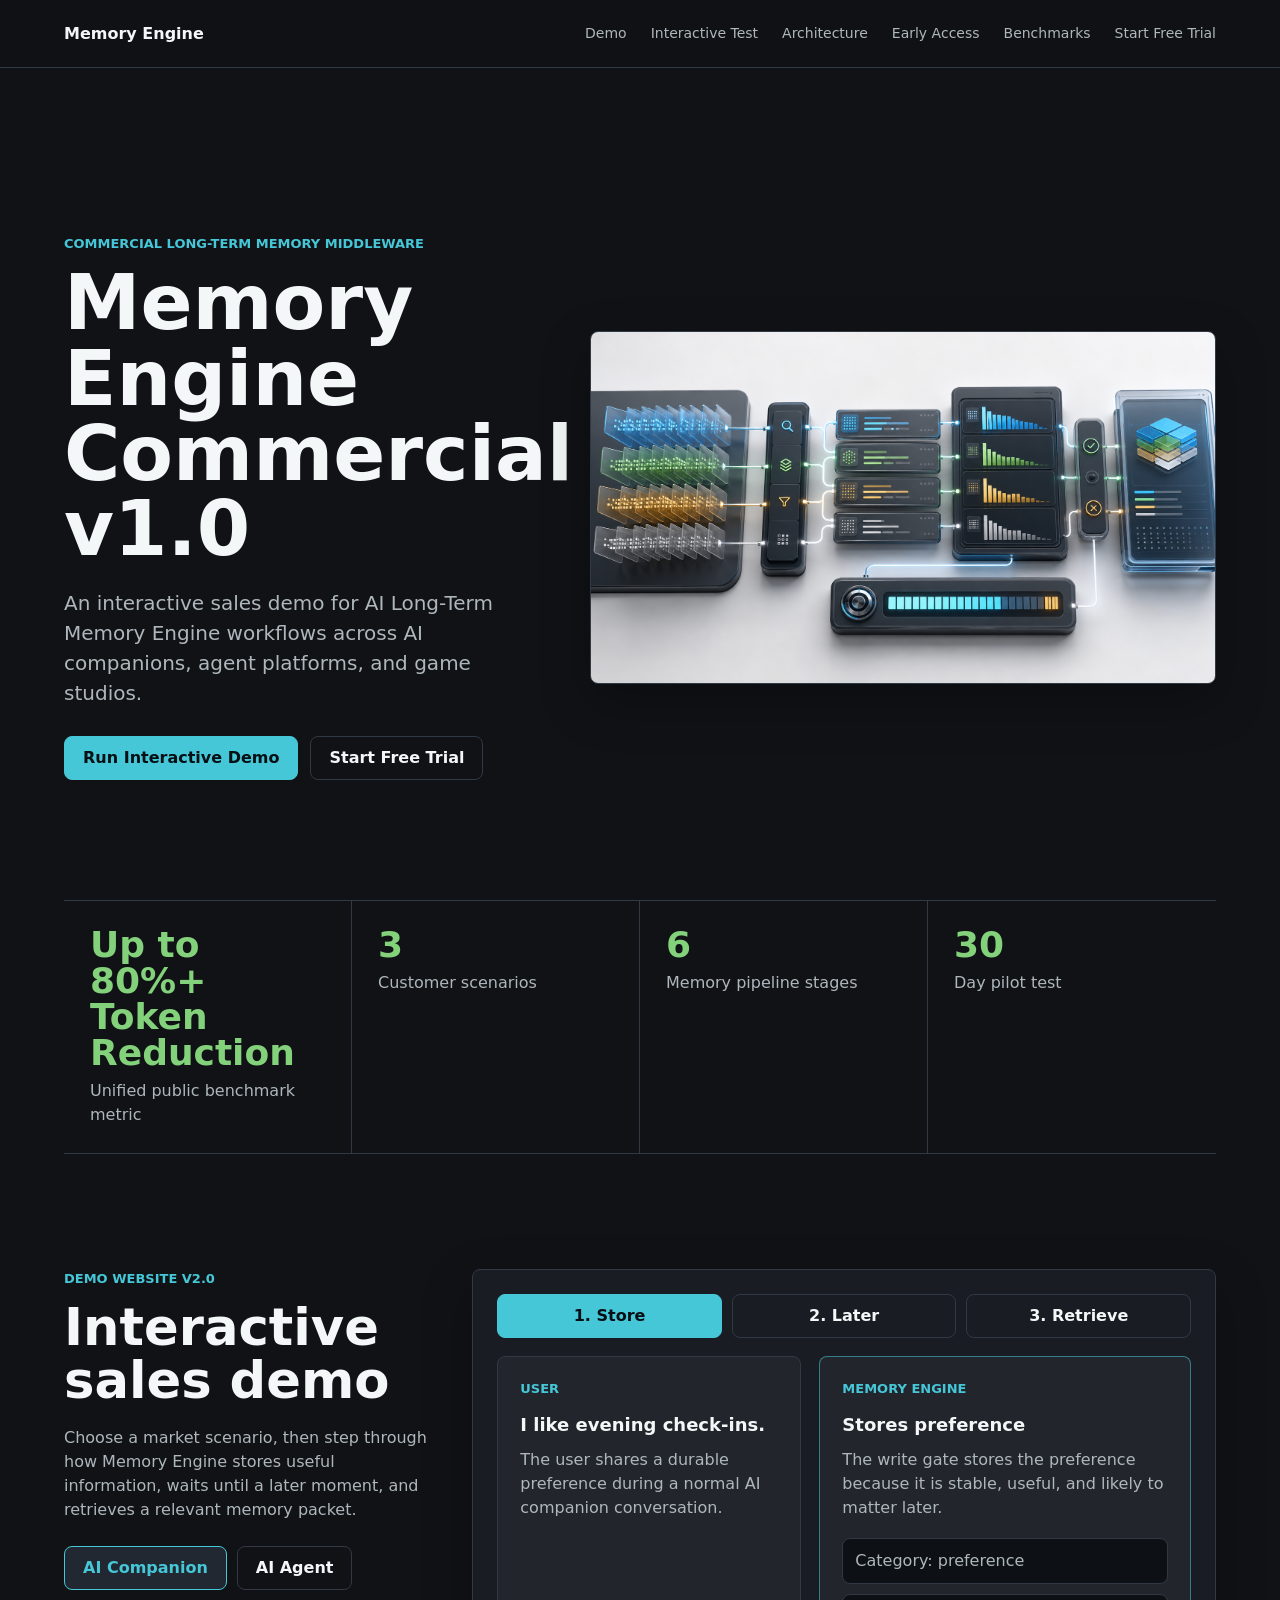
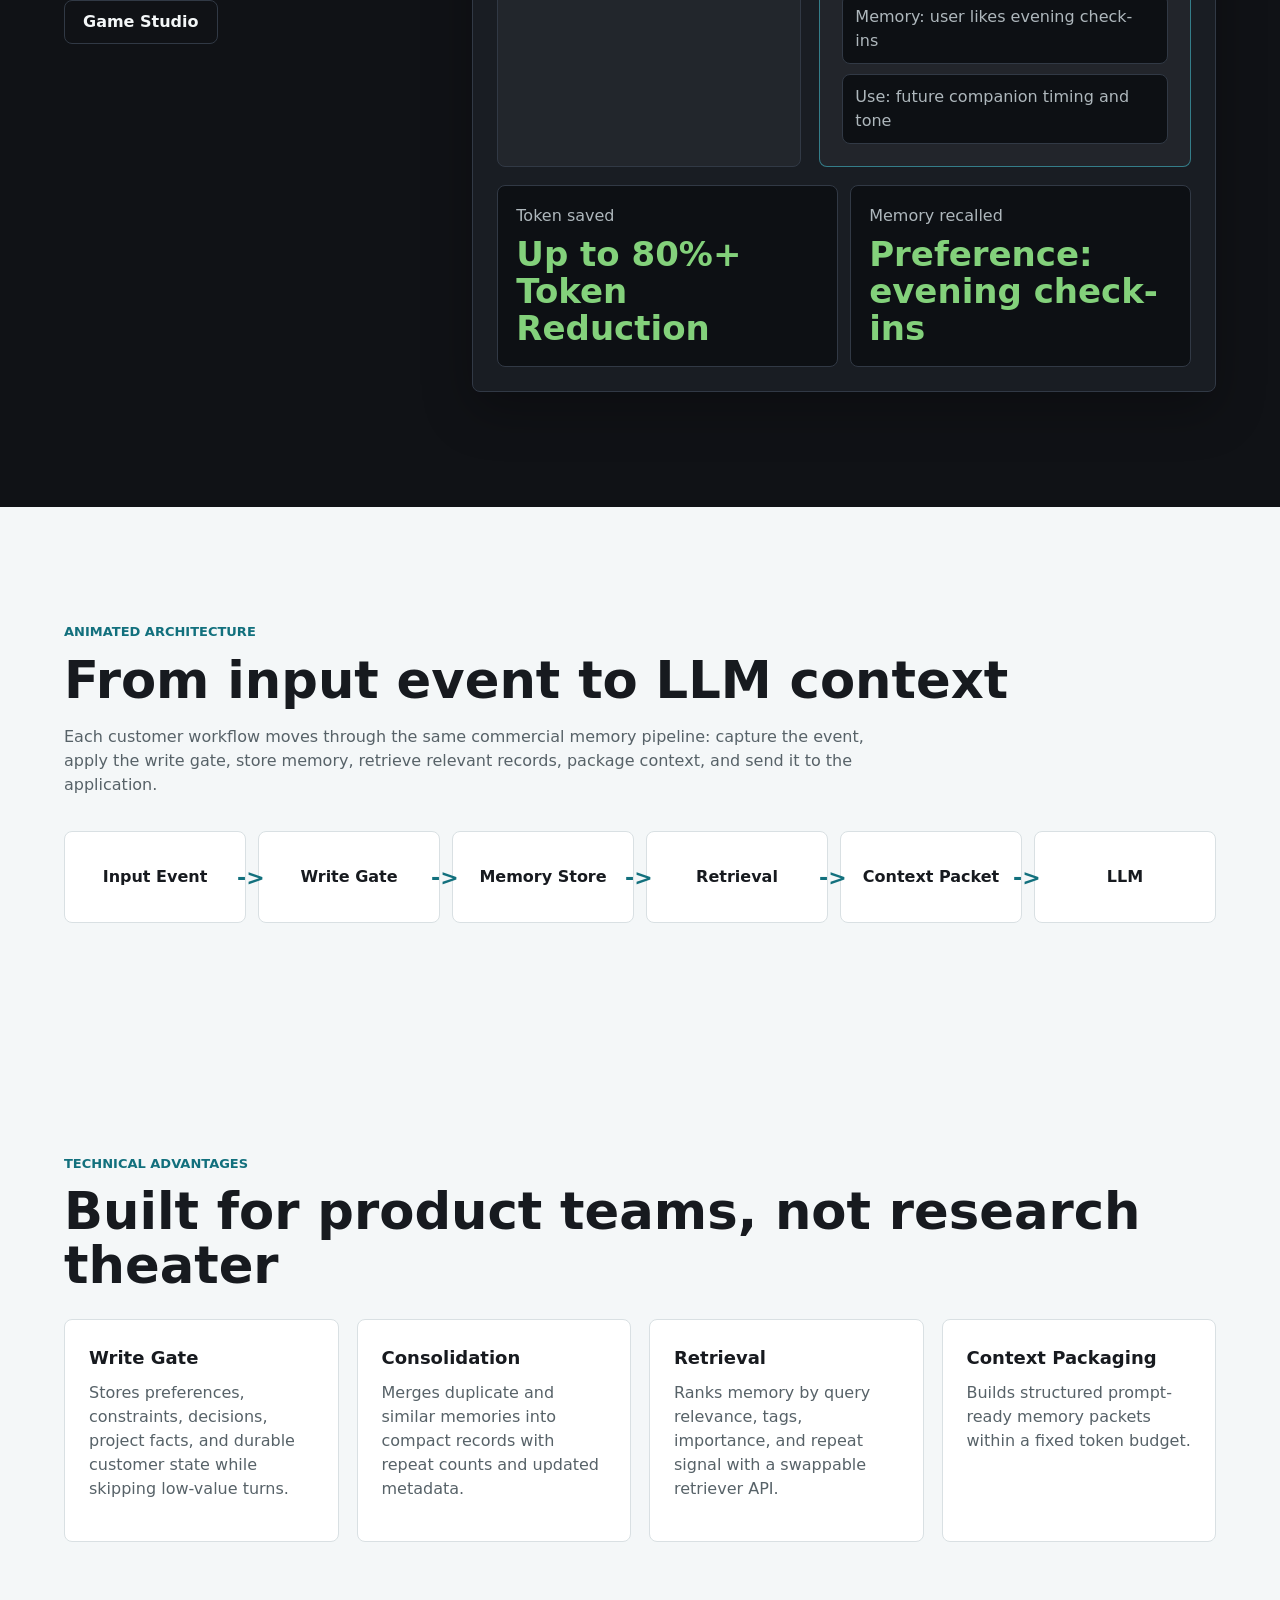
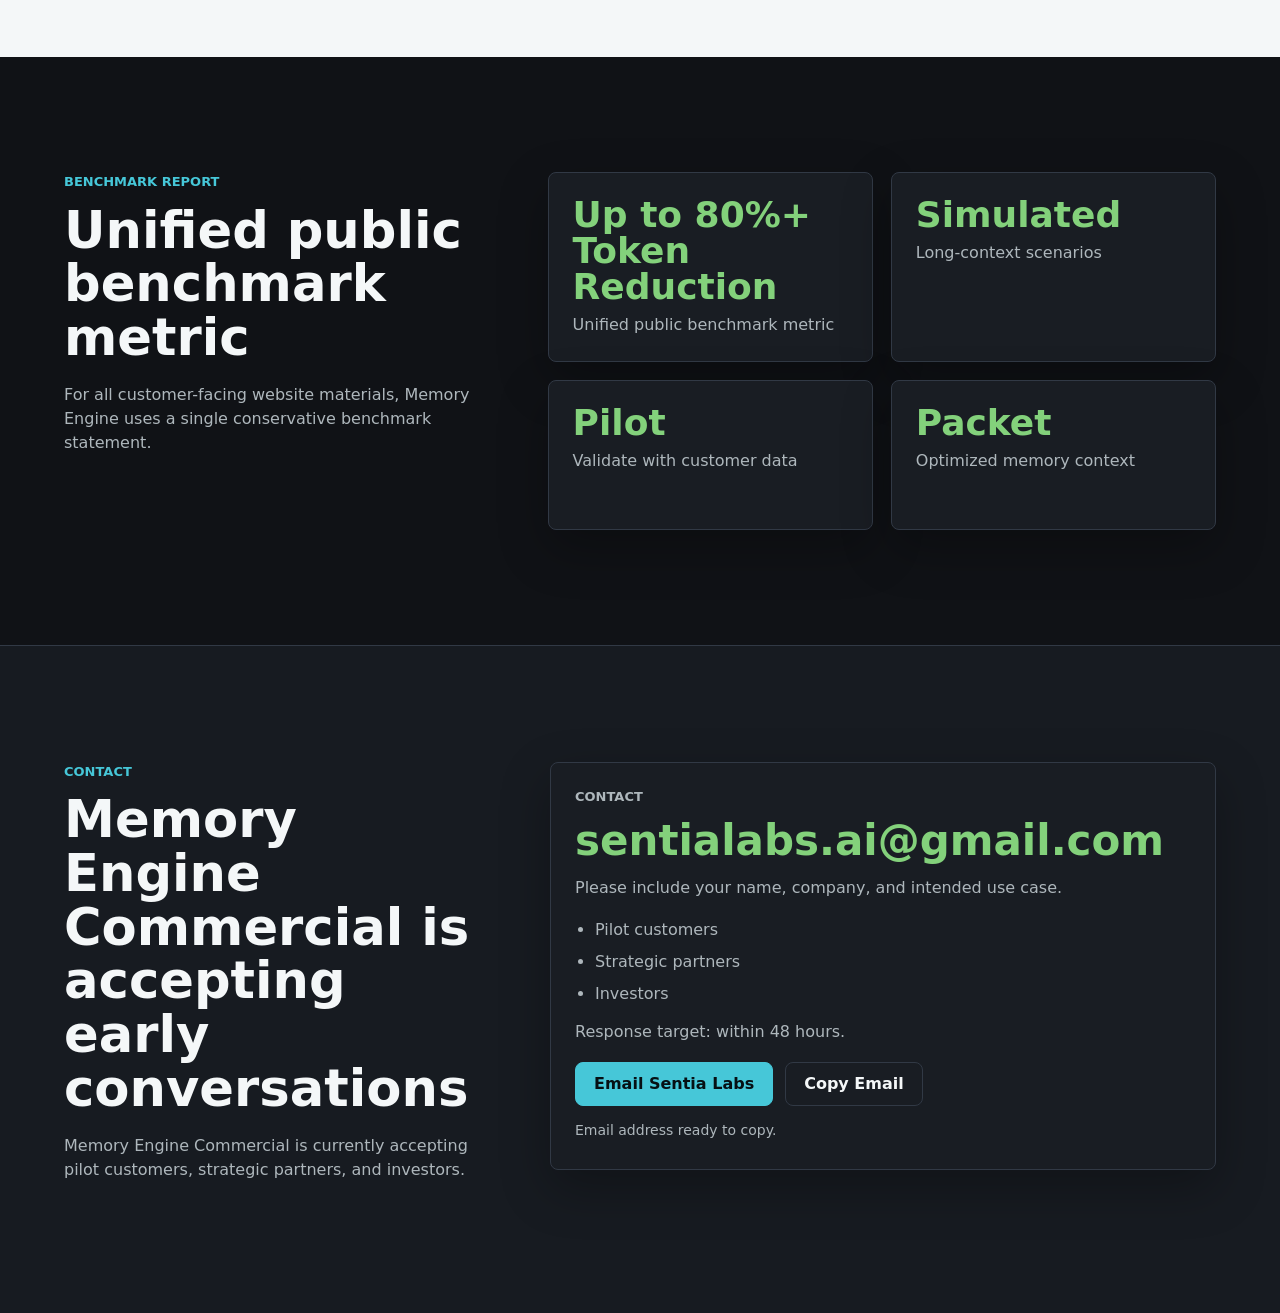
<file: index.html>
﻿<!doctype html>
<html lang="en">
  <head><meta charset="utf-8"><meta name="viewport" content="width=device-width, initial-scale=1"><title>Memory Engine Commercial v1.0</title><link rel="stylesheet" href="styles.css"></head>
  <body>
    <header class="topbar"><a class="brand" href="#top">Memory Engine</a><nav aria-label="Primary"><a href="#demo">Demo</a><a href="interactive-demo.html">Interactive Test</a><a href="#architecture">Architecture</a><a href="early-access.html">Early Access</a><a href="#benchmarks">Benchmarks</a><a href="#pilot">Start Free Trial</a></nav></header>
    <main id="top">
      <section class="hero"><div class="hero-copy"><p class="eyebrow">Commercial long-term memory middleware</p><h1>Memory Engine Commercial v1.0</h1><p class="lede">An interactive sales demo for AI Long-Term Memory Engine workflows across AI companions, agent platforms, and game studios.</p><div class="hero-actions"><a class="button primary" href="interactive-demo.html">Run Interactive Demo</a><a class="button secondary" href="#pilot">Start Free Trial</a></div></div><img class="hero-image" src="assets/memory-engine-hero.png" alt="Abstract enterprise data flow for AI memory middleware"></section>
      <section class="metrics" aria-label="Benchmark highlights"><div><span>Up to 80%+ Token Reduction</span><p>Unified public benchmark metric</p></div><div><span>3</span><p>Customer scenarios</p></div><div><span>6</span><p>Memory pipeline stages</p></div><div><span>30</span><p>Day pilot test</p></div></section>
      <section class="section workflow-section" id="demo"><div><p class="eyebrow">Demo Website v2.0</p><h2>Interactive sales demo</h2><p>Choose a market scenario, then step through how Memory Engine stores useful information, waits until a later moment, and retrieves a relevant memory packet.</p><div class="controls" role="tablist" aria-label="Demo scenario"><button class="tab active" data-scenario="companion" type="button">AI Companion</button><button class="tab" data-scenario="agent" type="button">AI Agent</button><button class="tab" data-scenario="game" type="button">Game Studio</button></div></div><div class="workflow-shell" aria-live="polite"><div class="workflow-actions" role="group" aria-label="Workflow steps"><button class="step-button active" data-step="store" type="button">1. Store</button><button class="step-button" data-step="later" type="button">2. Later</button><button class="step-button" data-step="retrieve" type="button">3. Retrieve</button></div><div class="workflow-grid"><article class="workflow-card user-card"><p class="eyebrow" id="workflow-user-label">User</p><h3 id="workflow-input-title">I like evening check-ins.</h3><p id="workflow-input-copy">The user shares a durable preference that should be available in future sessions.</p></article><article class="workflow-card engine-card"><p class="eyebrow">Memory Engine</p><h3 id="workflow-engine-title">Stores preference</h3><p id="workflow-engine-copy">The write gate stores the preference as a durable memory record.</p><ul id="workflow-memory-list"></ul></article></div><div class="workflow-results"><div><span>Token saved</span><strong id="workflow-token-saved">Up to 80%+ Token Reduction</strong></div><div><span>Memory recalled</span><strong id="workflow-memory-recalled">Preference: evening check-ins</strong></div></div></div></section>
      <section class="section architecture-showcase" id="architecture"><div><p class="eyebrow">Animated architecture</p><h2>From input event to LLM context</h2><p>Each customer workflow moves through the same commercial memory pipeline: capture the event, apply the write gate, store memory, retrieve relevant records, package context, and send it to the application.</p></div><div class="architecture-flow" aria-label="Memory Engine architecture flow"><div class="arch-node active">Input Event</div><div class="arch-link"></div><div class="arch-node">Write Gate</div><div class="arch-link"></div><div class="arch-node">Memory Store</div><div class="arch-link"></div><div class="arch-node">Retrieval</div><div class="arch-link"></div><div class="arch-node">Context Packet</div><div class="arch-link"></div><div class="arch-node">LLM</div></div></section>
      <section class="section advantages"><p class="eyebrow">Technical advantages</p><h2>Built for product teams, not research theater</h2><div class="advantage-grid"><article><h3>Write Gate</h3><p>Stores preferences, constraints, decisions, project facts, and durable customer state while skipping low-value turns.</p></article><article><h3>Consolidation</h3><p>Merges duplicate and similar memories into compact records with repeat counts and updated metadata.</p></article><article><h3>Retrieval</h3><p>Ranks memory by query relevance, tags, importance, and repeat signal with a swappable retriever API.</p></article><article><h3>Context Packaging</h3><p>Builds structured prompt-ready memory packets within a fixed token budget.</p></article></div></section>
      <section class="section benchmarks" id="benchmarks"><div><p class="eyebrow">Benchmark report</p><h2>Unified public benchmark metric</h2><p>For all customer-facing website materials, Memory Engine uses a single conservative benchmark statement.</p></div><div class="report-grid"><article><span>Up to 80%+ Token Reduction</span><p>Unified public benchmark metric</p></article><article><span>Simulated</span><p>Long-context scenarios</p></article><article><span>Pilot</span><p>Validate with customer data</p></article><article><span>Packet</span><p>Optimized memory context</p></article></div></section>
      <section class="section contact" id="pilot"><div><p class="eyebrow">Contact</p><h2>Memory Engine Commercial is accepting early conversations</h2><p>Memory Engine Commercial is currently accepting pilot customers, strategic partners, and investors.</p></div><div class="contact-card"><span>Contact</span><strong>sentialabs.ai@gmail.com</strong><p>Please include your name, company, and intended use case.</p><ul class="contact-list"><li>Pilot customers</li><li>Strategic partners</li><li>Investors</li></ul><p>Response target: within 48 hours.</p><div class="contact-actions"><a class="button primary" href="mailto:sentialabs.ai@gmail.com?subject=Memory%20Engine%20Commercial%20Inquiry">Email Sentia Labs</a><button class="button secondary copy-email-button" type="button" data-copy-email="sentialabs.ai@gmail.com">Copy Email</button></div><p class="form-note" data-copy-status>Email address ready to copy.</p></div></section>
    </main><script src="app.js"></script><script src="contact.js"></script>
  </body>
</html>
</file>
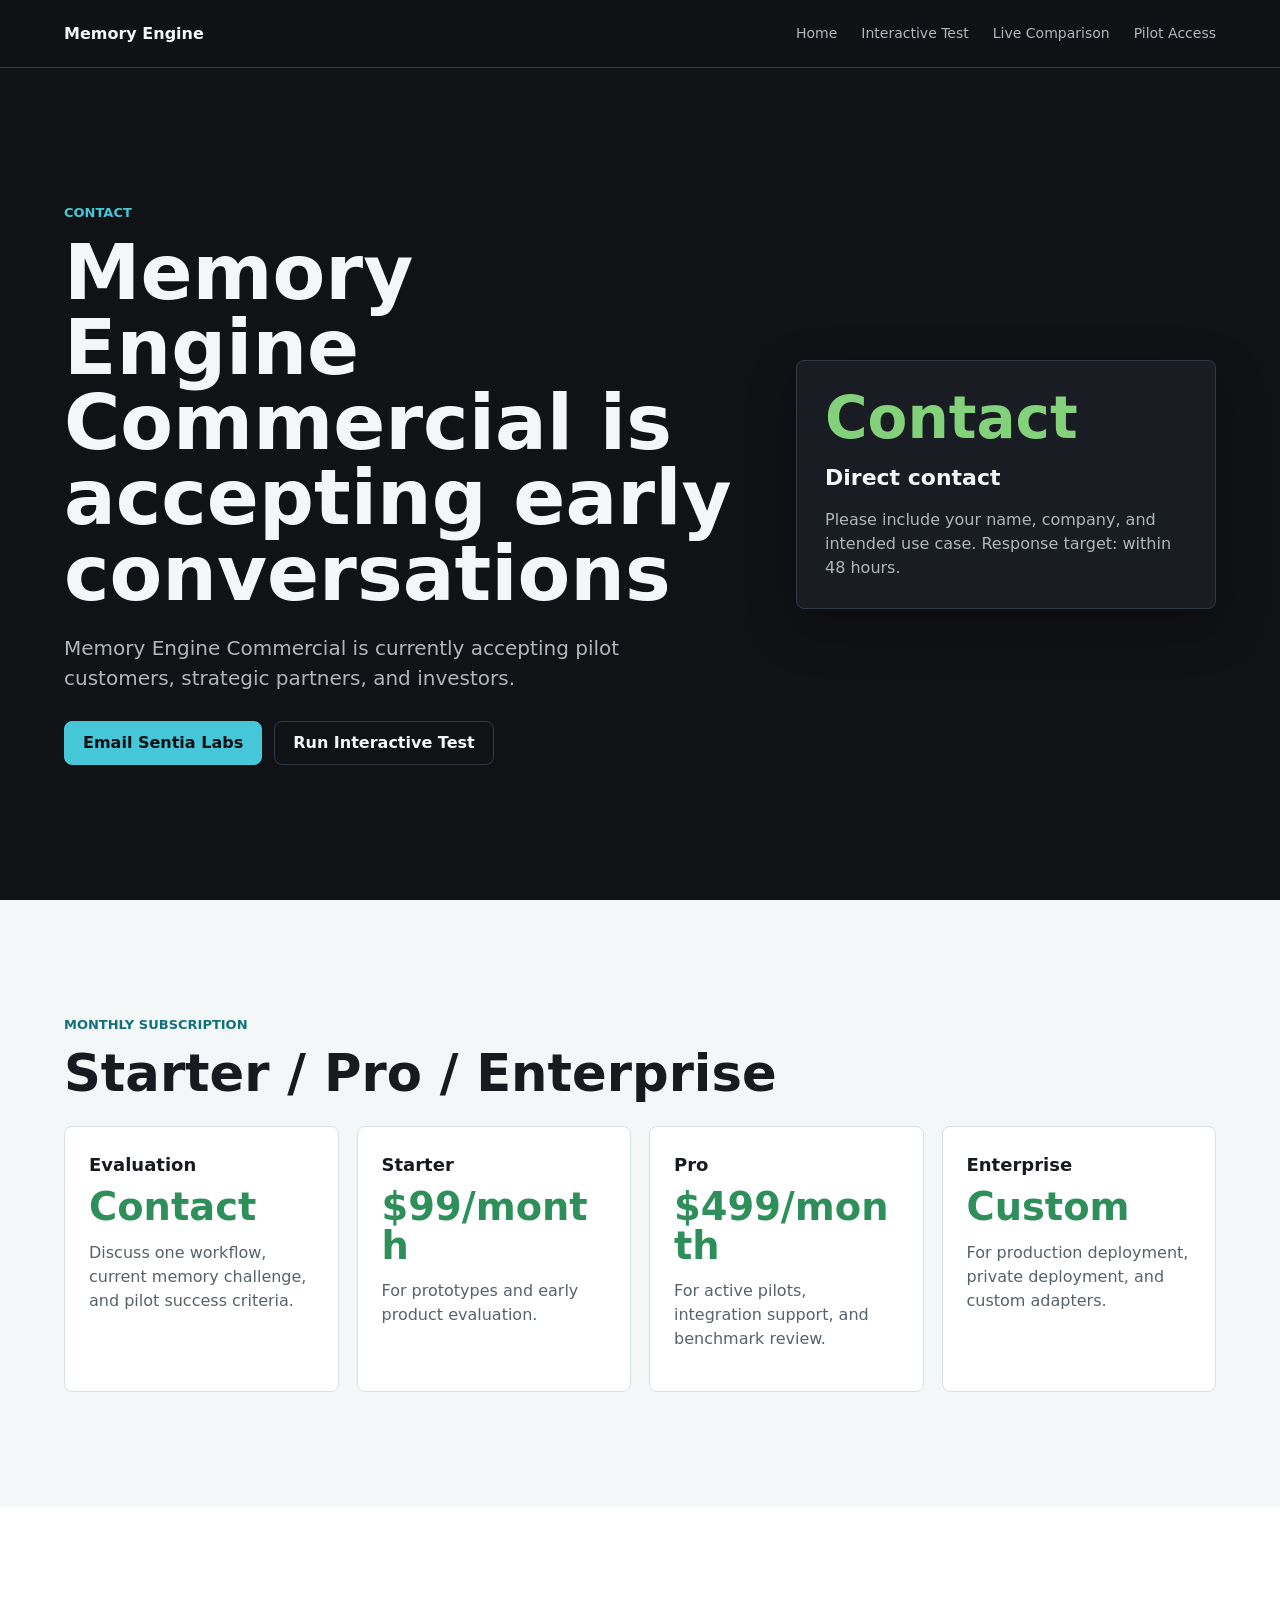
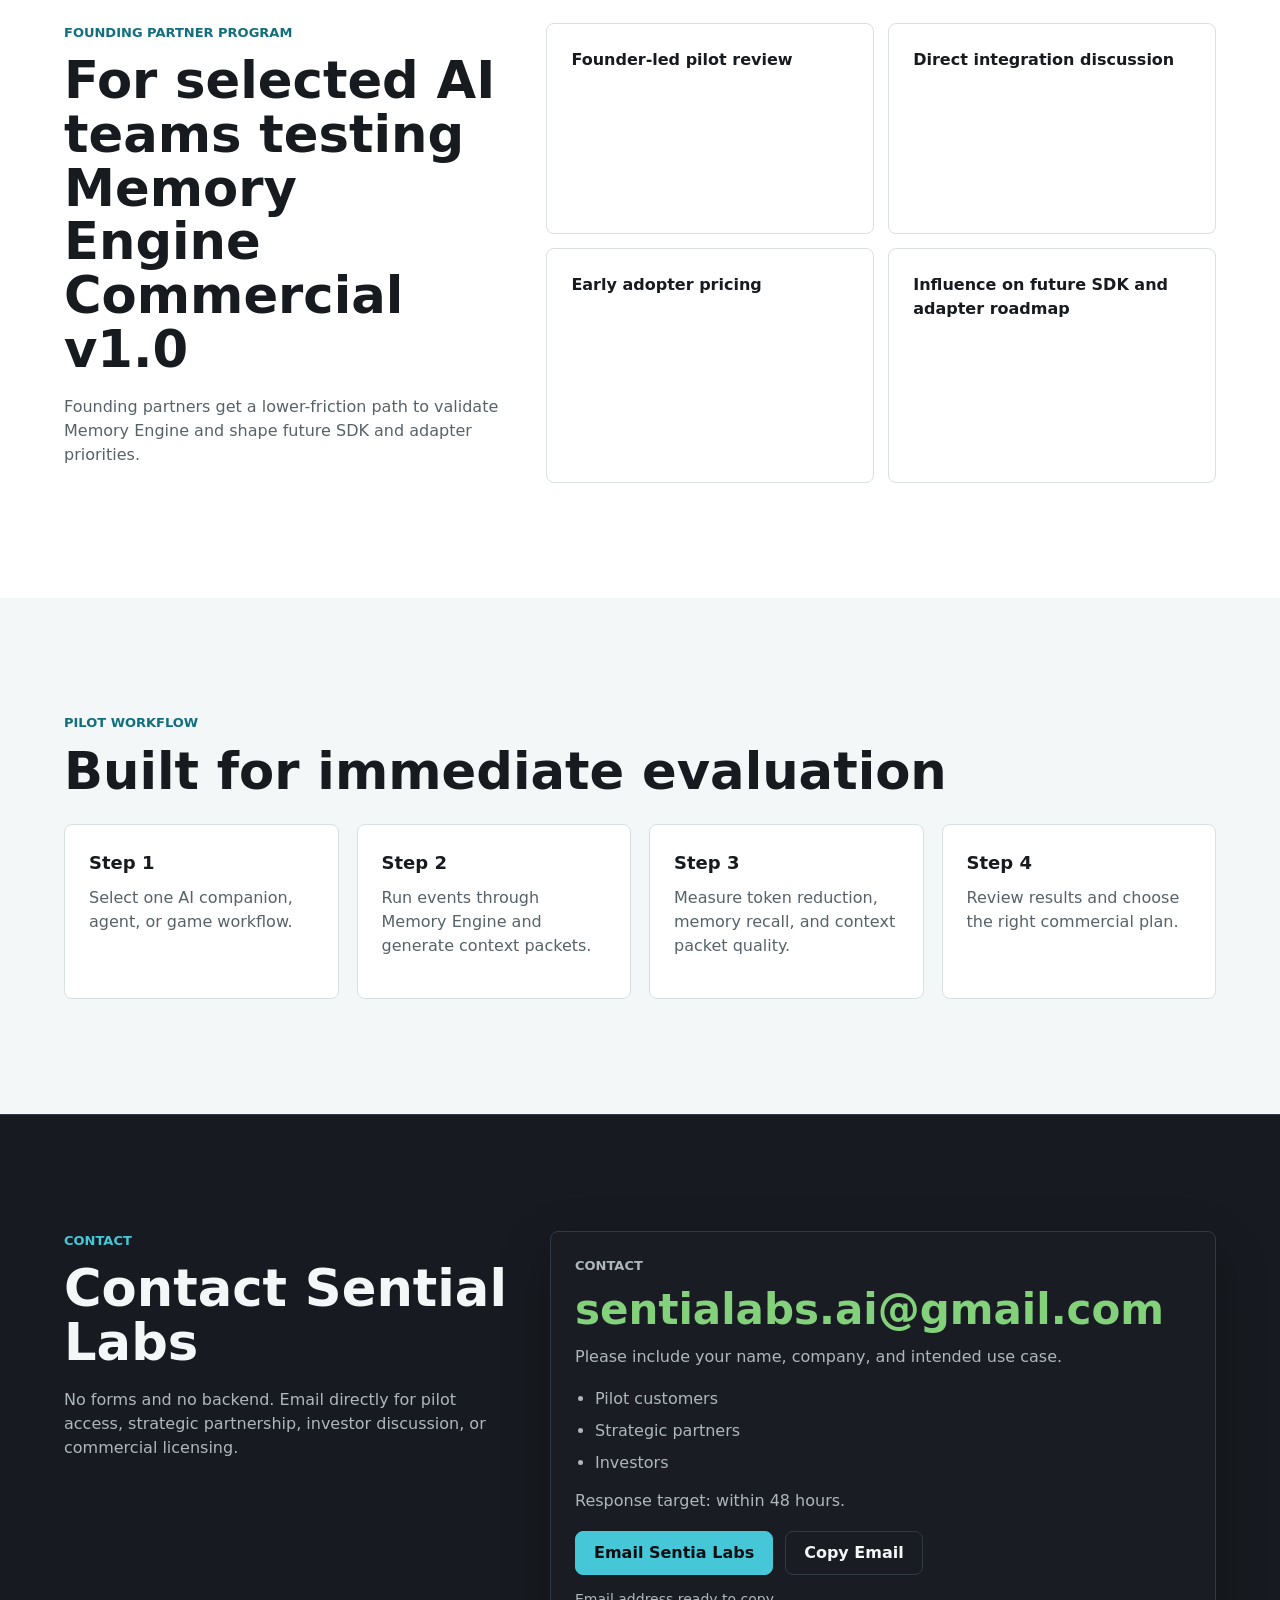
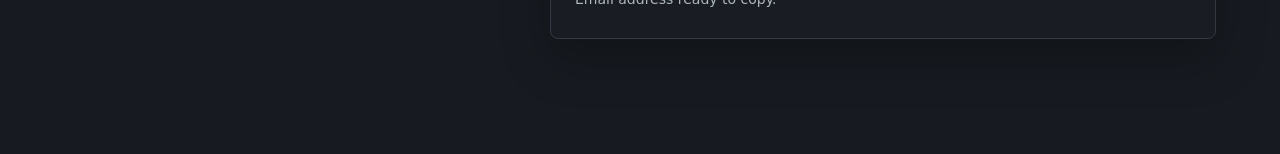
<file: early-access.html>
<!doctype html>
<html lang="en">
  <head>
    <meta charset="utf-8">
    <meta name="viewport" content="width=device-width, initial-scale=1">
    <title>Pilot Access | Memory Engine Commercial v1.0</title>
    <link rel="stylesheet" href="styles.css">
  </head>
  <body>
    <header class="topbar">
      <a class="brand" href="index.html">Memory Engine</a>
      <nav aria-label="Primary">
        <a href="index.html">Home</a>
        <a href="interactive-demo.html">Interactive Test</a>
        <a href="live.html">Live Comparison</a>
        <a href="early-access.html" aria-current="page">Pilot Access</a>
      </nav>
    </header>

    <main>
      <section class="early-hero">
        <div>
          <p class="eyebrow">Contact</p>
          <h1>Memory Engine Commercial is accepting early conversations</h1>
          <p class="lede">Memory Engine Commercial is currently accepting pilot customers, strategic partners, and investors.</p>
          <div class="hero-actions">
            <a class="button primary" href="mailto:sentialabs.ai@gmail.com?subject=Memory%20Engine%20Pilot%20Access">Email Sentia Labs</a>
            <a class="button secondary" href="interactive-demo.html">Run Interactive Test</a>
          </div>
        </div>
        <div class="pilot-card">
          <span>Contact</span>
          <strong>Direct contact</strong>
          <p>Please include your name, company, and intended use case. Response target: within 48 hours.</p>
        </div>
      </section>

      <section class="section pricing-section">
        <p class="eyebrow">Monthly subscription</p>
        <h2>Starter / Pro / Enterprise</h2>
        <div class="pricing-grid">
          <article>
            <h3>Evaluation</h3>
            <strong>Contact</strong>
            <p>Discuss one workflow, current memory challenge, and pilot success criteria.</p>
          </article>
          <article>
            <h3>Starter</h3>
            <strong>$99/month</strong>
            <p>For prototypes and early product evaluation.</p>
          </article>
          <article>
            <h3>Pro</h3>
            <strong>$499/month</strong>
            <p>For active pilots, integration support, and benchmark review.</p>
          </article>
          <article>
            <h3>Enterprise</h3>
            <strong>Custom</strong>
            <p>For production deployment, private deployment, and custom adapters.</p>
          </article>
        </div>
      </section>

      <section class="section founding-section">
        <div>
          <p class="eyebrow">Founding Partner Program</p>
          <h2>For selected AI teams testing Memory Engine Commercial v1.0</h2>
          <p>Founding partners get a lower-friction path to validate Memory Engine and shape future SDK and adapter priorities.</p>
        </div>
        <div class="founding-list">
          <article>Founder-led pilot review</article>
          <article>Direct integration discussion</article>
          <article>Early adopter pricing</article>
          <article>Influence on future SDK and adapter roadmap</article>
        </div>
      </section>

      <section class="section pilot-program">
        <p class="eyebrow">Pilot workflow</p>
        <h2>Built for immediate evaluation</h2>
        <div class="advantage-grid">
          <article>
            <h3>Step 1</h3>
            <p>Select one AI companion, agent, or game workflow.</p>
          </article>
          <article>
            <h3>Step 2</h3>
            <p>Run events through Memory Engine and generate context packets.</p>
          </article>
          <article>
            <h3>Step 3</h3>
            <p>Measure token reduction, memory recall, and context packet quality.</p>
          </article>
          <article>
            <h3>Step 4</h3>
            <p>Review results and choose the right commercial plan.</p>
          </article>
        </div>
      </section>

      <section class="section contact" id="signup">
        <div>
          <p class="eyebrow">Contact</p>
          <h2>Contact Sential Labs</h2>
          <p>No forms and no backend. Email directly for pilot access, strategic partnership, investor discussion, or commercial licensing.</p>
        </div>
        <div class="contact-card">
          <span>Contact</span>
          <strong>sentialabs.ai@gmail.com</strong>
          <p>Please include your name, company, and intended use case.</p>
          <ul class="contact-list">
            <li>Pilot customers</li>
            <li>Strategic partners</li>
            <li>Investors</li>
          </ul>
          <p>Response target: within 48 hours.</p>
          <div class="contact-actions">
            <a class="button primary" href="mailto:sentialabs.ai@gmail.com?subject=Memory%20Engine%20Commercial%20Inquiry">Email Sentia Labs</a>
            <button class="button secondary copy-email-button" type="button" data-copy-email="sentialabs.ai@gmail.com">Copy Email</button>
          </div>
          <p class="form-note" data-copy-status>Email address ready to copy.</p>
        </div>
      </section>
    </main>
    <script src="contact.js"></script>
  </body>
</html>
</file>
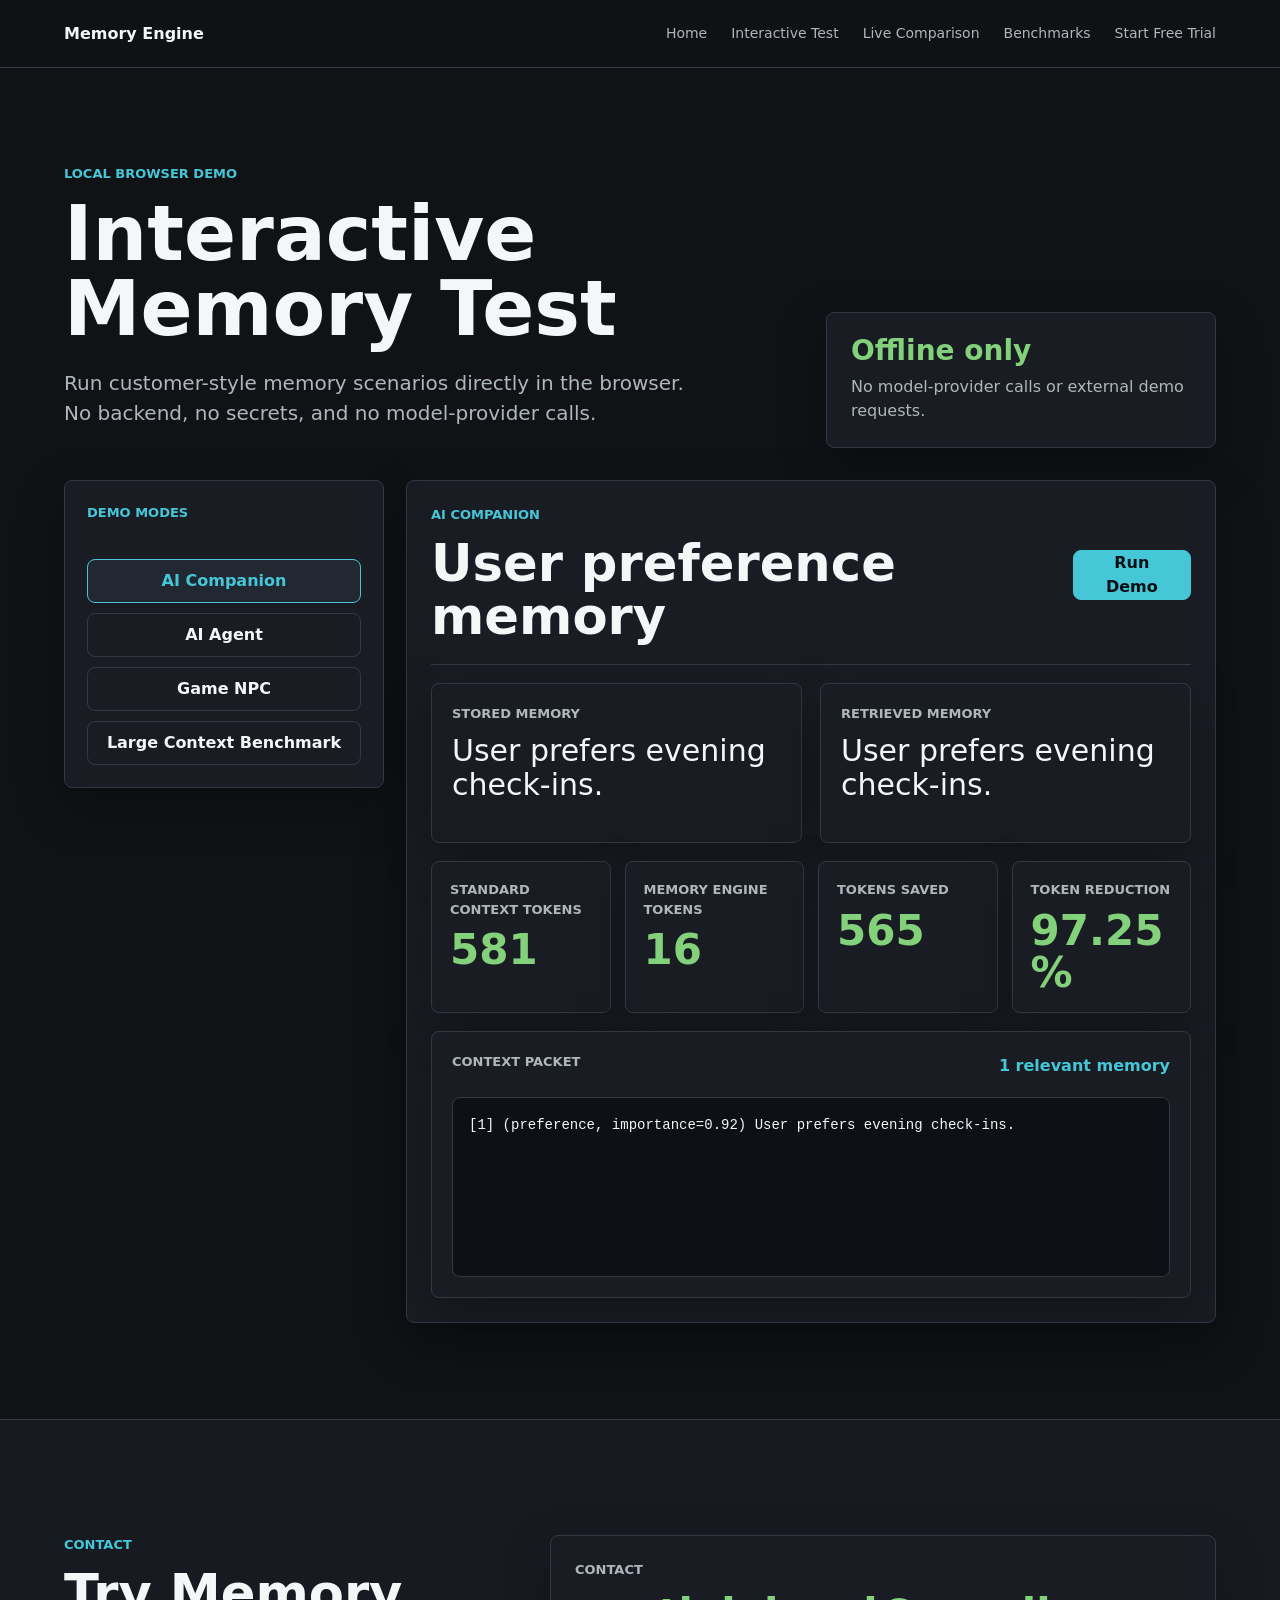
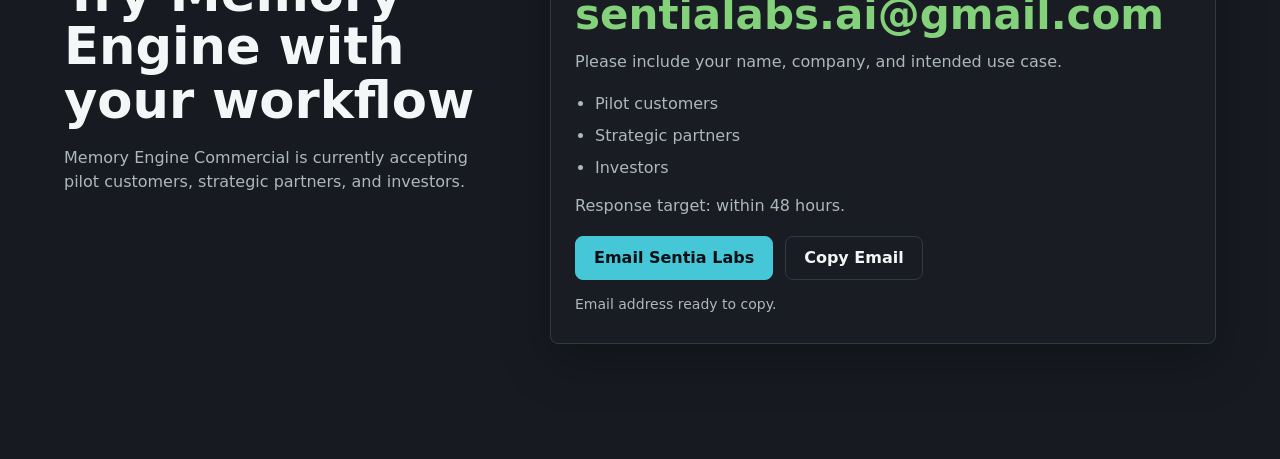
<file: interactive-demo.html>
<!doctype html>
<html lang="en">
  <head>
    <meta charset="utf-8">
    <meta name="viewport" content="width=device-width, initial-scale=1">
    <title>Interactive Test | Memory Engine Commercial v1.0</title>
    <link rel="stylesheet" href="styles.css">
    <link rel="stylesheet" href="interactive-demo.css">
  </head>
  <body>
    <header class="topbar">
      <a class="brand" href="index.html">Memory Engine</a>
      <nav aria-label="Primary">
        <a href="index.html">Home</a>
        <a href="interactive-demo.html" aria-current="page">Interactive Test</a>
        <a href="live.html">Live Comparison</a>
        <a href="index.html#benchmarks">Benchmarks</a>
        <a href="early-access.html">Start Free Trial</a>
      </nav>
    </header>

    <main>
      <section class="interactive-hero">
        <div>
          <p class="eyebrow">Local browser demo</p>
          <h1>Interactive Memory Test</h1>
          <p class="lede">Run customer-style memory scenarios directly in the browser. No backend, no secrets, and no model-provider calls.</p>
        </div>
        <div class="offline-panel" aria-label="Offline execution details">
          <strong>Offline only</strong>
          <span>No model-provider calls or external demo requests.</span>
        </div>
      </section>

      <section class="interactive-layout" aria-label="Interactive demo">
        <aside class="mode-panel">
          <p class="eyebrow">Demo modes</p>
          <div class="mode-list" role="tablist" aria-label="Memory demo mode">
            <button class="tab active" data-mode="companion" type="button">AI Companion</button>
            <button class="tab" data-mode="agent" type="button">AI Agent</button>
            <button class="tab" data-mode="game" type="button">Game NPC</button>
            <button class="tab" data-mode="benchmark" type="button">Large Context Benchmark</button>
          </div>

          <div class="benchmark-picker" id="benchmark-picker" hidden>
            <p class="eyebrow">Records stored</p>
            <div class="record-buttons" role="group" aria-label="Benchmark record count">
              <button class="step-button active" data-records="500" type="button">500</button>
              <button class="step-button" data-records="1000" type="button">1,000</button>
              <button class="step-button" data-records="5000" type="button">5,000</button>
            </div>
          </div>
        </aside>

        <section class="demo-results" aria-live="polite">
          <div class="result-header">
            <div>
              <p class="eyebrow" id="mode-eyebrow">AI Companion</p>
              <h2 id="mode-title">User preference memory</h2>
            </div>
            <button class="button primary" id="run-demo-button" type="button">Run Demo</button>
          </div>

          <div class="memory-grid">
            <article class="memory-card">
              <span>Stored memory</span>
              <p id="stored-memory">User prefers evening check-ins.</p>
            </article>
            <article class="memory-card">
              <span>Retrieved memory</span>
              <p id="retrieved-memory">User prefers evening check-ins.</p>
            </article>
          </div>

          <div class="token-grid">
            <article>
              <span>Standard Context Tokens</span>
              <strong id="standard-tokens">581</strong>
            </article>
            <article>
              <span>Memory Engine Tokens</span>
              <strong id="engine-tokens">16</strong>
            </article>
            <article>
              <span>Tokens Saved</span>
              <strong id="tokens-saved">565</strong>
            </article>
            <article>
              <span>Token Reduction</span>
              <strong id="reduction-percent">97.25%</strong>
            </article>
          </div>

          <article class="context-panel">
            <div>
              <span>Context packet</span>
              <strong id="relevant-count">1 relevant memory</strong>
            </div>
            <pre id="context-packet">[1] (preference, importance=0.92) User prefers evening check-ins.</pre>
          </article>
        </section>
      </section>

      <section class="section lead-section" id="trial-request">
        <div>
          <p class="eyebrow">Contact</p>
          <h2>Try Memory Engine with your workflow</h2>
          <p>Memory Engine Commercial is currently accepting pilot customers, strategic partners, and investors.</p>
        </div>
        <div class="contact-card">
          <span>Contact</span>
          <strong>sentialabs.ai@gmail.com</strong>
          <p>Please include your name, company, and intended use case.</p>
          <ul class="contact-list">
            <li>Pilot customers</li>
            <li>Strategic partners</li>
            <li>Investors</li>
          </ul>
          <p>Response target: within 48 hours.</p>
          <div class="contact-actions">
            <a class="button primary" href="mailto:sentialabs.ai@gmail.com?subject=Memory%20Engine%20Commercial%20Inquiry">Email Sentia Labs</a>
            <button class="button secondary copy-email-button" type="button" data-copy-email="sentialabs.ai@gmail.com">Copy Email</button>
          </div>
          <p class="form-note" data-copy-status>Email address ready to copy.</p>
        </div>
      </section>
    </main>

    <script src="interactive-demo.js"></script>
    <script src="contact.js"></script>
  </body>
</html>
</file>
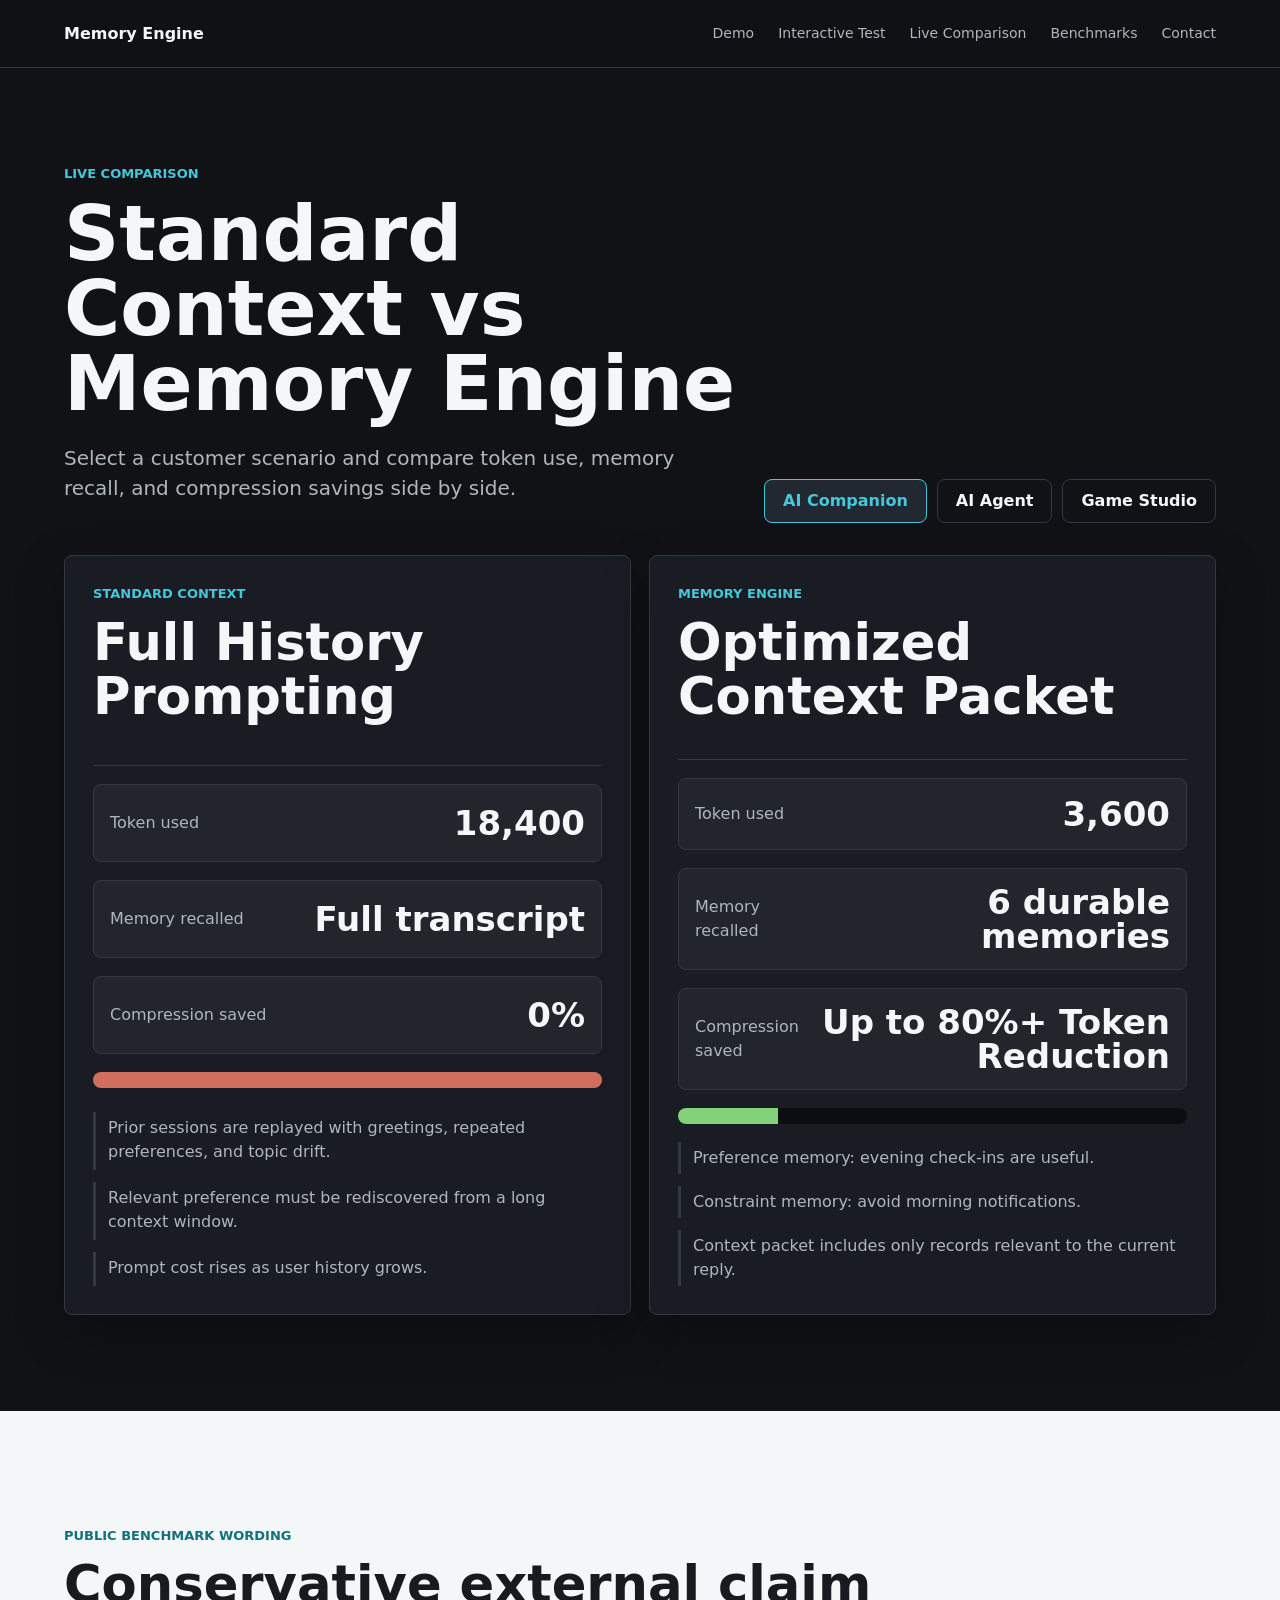
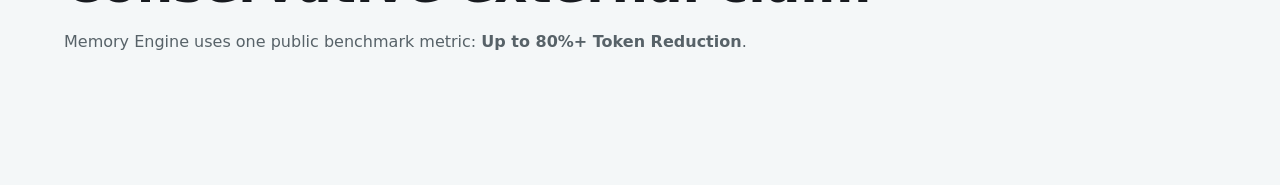
<file: live.html>
<!doctype html>
<html lang="en">
  <head>
    <meta charset="utf-8">
    <meta name="viewport" content="width=device-width, initial-scale=1">
    <title>Live Comparison | Memory Engine Commercial v1.0</title>
    <link rel="stylesheet" href="styles.css">
  </head>
  <body>
    <header class="topbar">
      <a class="brand" href="index.html">Memory Engine</a>
      <nav aria-label="Primary">
        <a href="index.html#demo">Demo</a>
        <a href="interactive-demo.html">Interactive Test</a>
        <a href="live.html" aria-current="page">Live Comparison</a>
        <a href="index.html#benchmarks">Benchmarks</a>
        <a href="index.html#contact">Contact</a>
      </nav>
    </header>

    <main>
      <section class="live-hero">
        <div>
          <p class="eyebrow">Live comparison</p>
          <h1>Standard Context vs Memory Engine</h1>
          <p class="lede">Select a customer scenario and compare token use, memory recall, and compression savings side by side.</p>
        </div>
        <div class="live-controls" role="tablist" aria-label="Live comparison scenario">
          <button class="tab active" data-live-scenario="companion" type="button">AI Companion</button>
          <button class="tab" data-live-scenario="agent" type="button">AI Agent</button>
          <button class="tab" data-live-scenario="game" type="button">Game Studio</button>
        </div>
      </section>

      <section class="live-board" aria-live="polite">
        <article class="live-column standard">
          <div class="column-header">
            <p class="eyebrow">Standard Context</p>
            <h2>Full History Prompting</h2>
          </div>
          <div class="live-stat">
            <span>Token used</span>
            <strong id="live-standard-tokens">18,400</strong>
          </div>
          <div class="live-stat">
            <span>Memory recalled</span>
            <strong id="live-standard-recalled">Unfiltered transcript</strong>
          </div>
          <div class="live-stat">
            <span>Compression saved</span>
            <strong id="live-standard-saved">0%</strong>
          </div>
          <div class="live-meter"><span id="live-standard-meter"></span></div>
          <ul id="live-standard-list"></ul>
        </article>

        <article class="live-column engine">
          <div class="column-header">
            <p class="eyebrow">Memory Engine</p>
            <h2>Optimized Context Packet</h2>
          </div>
          <div class="live-stat">
            <span>Token used</span>
            <strong id="live-engine-tokens">460</strong>
          </div>
          <div class="live-stat">
            <span>Memory recalled</span>
            <strong id="live-engine-recalled">6 records</strong>
          </div>
          <div class="live-stat">
            <span>Compression saved</span>
            <strong id="live-engine-saved">Up to 80%+ Token Reduction</strong>
          </div>
          <div class="live-meter"><span id="live-engine-meter"></span></div>
          <ul id="live-engine-list"></ul>
        </article>
      </section>

      <section class="section public-note">
        <p class="eyebrow">Public benchmark wording</p>
        <h2>Conservative external claim</h2>
        <p>Memory Engine uses one public benchmark metric: <strong>Up to 80%+ Token Reduction</strong>.</p>
      </section>
    </main>

    <script src="live.js"></script>
  </body>
</html>
</file>
<file: styles.css>
:root {
  color-scheme: dark;
  --bg: #101216;
  --surface: #191d23;
  --surface-2: #222832;
  --text: #f4f7f8;
  --muted: #aeb7bc;
  --line: #313945;
  --cyan: #46c7d8;
  --green: #83d17b;
  --amber: #d8a84a;
  --danger: #d16e5e;
  --shadow: 0 18px 50px rgba(0, 0, 0, 0.28);
}

* {
  box-sizing: border-box;
}

html {
  scroll-behavior: smooth;
}

body {
  margin: 0;
  background: var(--bg);
  color: var(--text);
  font-family: Inter, ui-sans-serif, system-ui, -apple-system, BlinkMacSystemFont, "Segoe UI", sans-serif;
  line-height: 1.5;
}

a {
  color: inherit;
  text-decoration: none;
}

.topbar {
  align-items: center;
  background: rgba(16, 18, 22, 0.9);
  border-bottom: 1px solid var(--line);
  display: flex;
  height: 68px;
  justify-content: space-between;
  padding: 0 clamp(20px, 5vw, 64px);
  position: sticky;
  top: 0;
  z-index: 10;
  backdrop-filter: blur(18px);
}

.brand {
  font-weight: 760;
}

nav {
  display: flex;
  flex-wrap: wrap;
  gap: 24px;
  justify-content: flex-end;
}

nav a {
  color: var(--muted);
  font-size: 14px;
}

.hero {
  display: grid;
  grid-template-columns: minmax(0, 0.85fr) minmax(360px, 1.15fr);
  gap: clamp(28px, 5vw, 72px);
  min-height: calc(100vh - 68px);
  padding: clamp(48px, 8vw, 104px) clamp(20px, 5vw, 64px) 56px;
  align-items: center;
}

.hero-copy {
  max-width: 650px;
}

.eyebrow {
  color: var(--cyan);
  font-size: 13px;
  font-weight: 760;
  letter-spacing: 0;
  margin: 0 0 12px;
  text-transform: uppercase;
}

h1,
h2,
h3,
p {
  margin-top: 0;
}

h1 {
  font-size: clamp(46px, 6vw, 84px);
  line-height: 0.98;
  margin-bottom: 22px;
}

h2 {
  font-size: clamp(30px, 4vw, 52px);
  line-height: 1.05;
  margin-bottom: 18px;
}

h3 {
  font-size: 18px;
  margin-bottom: 10px;
}

.lede {
  color: var(--muted);
  font-size: 20px;
  max-width: 620px;
}

.hero-actions {
  display: flex;
  flex-wrap: wrap;
  gap: 12px;
  margin-top: 28px;
}

.button,
form button,
.tab,
.step-button {
  align-items: center;
  border-radius: 8px;
  border: 1px solid var(--line);
  cursor: pointer;
  display: inline-flex;
  font: inherit;
  font-weight: 720;
  min-height: 44px;
  padding: 0 18px;
}

.primary,
form button {
  background: var(--cyan);
  border-color: var(--cyan);
  color: #061014;
}

.secondary,
.tab,
.step-button {
  background: transparent;
  color: var(--text);
}

.hero-image {
  border: 1px solid var(--line);
  border-radius: 8px;
  box-shadow: var(--shadow);
  display: block;
  height: auto;
  width: 100%;
}

.metrics {
  border-bottom: 1px solid var(--line);
  border-top: 1px solid var(--line);
  display: grid;
  grid-template-columns: repeat(4, 1fr);
  margin: 0 clamp(20px, 5vw, 64px);
}

.metrics div {
  border-right: 1px solid var(--line);
  padding: 26px;
}

.metrics div:last-child {
  border-right: 0;
}

.metrics span,
.report-grid span {
  color: var(--green);
  display: block;
  font-size: clamp(22px, 3vw, 36px);
  font-weight: 800;
  line-height: 1;
  overflow-wrap: anywhere;
}

.metrics p,
.report-grid p,
.bar-row span {
  color: var(--muted);
  margin: 8px 0 0;
}

.section {
  padding: clamp(64px, 9vw, 116px) clamp(20px, 5vw, 64px);
}

.split {
  display: grid;
  gap: 42px;
  grid-template-columns: minmax(280px, 0.7fr) minmax(0, 1.3fr);
}

.split > div:first-child p:not(.eyebrow),
.workflow-section > div:first-child p:not(.eyebrow),
.benchmarks > div:first-child p:not(.eyebrow),
.contact > div:first-child p:not(.eyebrow) {
  color: var(--muted);
  max-width: 640px;
}

.controls {
  display: flex;
  flex-wrap: wrap;
  gap: 10px;
  margin-top: 24px;
}

.tab.active {
  background: var(--surface-2);
  border-color: var(--cyan);
  color: var(--cyan);
}

.workflow-section {
  display: grid;
  gap: 42px;
  grid-template-columns: minmax(280px, 0.66fr) minmax(0, 1.34fr);
}

.workflow-shell {
  background: var(--surface);
  border: 1px solid var(--line);
  border-radius: 8px;
  box-shadow: var(--shadow);
  display: grid;
  gap: 18px;
  padding: 24px;
}

.workflow-actions {
  display: grid;
  gap: 10px;
  grid-template-columns: repeat(3, 1fr);
}

.step-button {
  justify-content: center;
  min-width: 0;
}

.step-button.active {
  background: var(--cyan);
  border-color: var(--cyan);
  color: #061014;
}

.workflow-grid {
  display: grid;
  gap: 18px;
  grid-template-columns: minmax(0, 0.9fr) minmax(0, 1.1fr);
}

.workflow-card {
  background: rgba(255, 255, 255, 0.04);
  border: 1px solid var(--line);
  border-radius: 8px;
  min-height: 260px;
  padding: 22px;
}

.workflow-card p:not(.eyebrow) {
  color: var(--muted);
}

.engine-card {
  border-color: rgba(70, 199, 216, 0.55);
}

.workflow-card ul {
  display: grid;
  gap: 10px;
  list-style: none;
  margin: 18px 0 0;
  padding: 0;
}

.workflow-card li {
  background: #0d1014;
  border: 1px solid var(--line);
  border-radius: 8px;
  color: var(--muted);
  padding: 10px 12px;
}

.workflow-results {
  display: grid;
  gap: 12px;
  grid-template-columns: repeat(2, minmax(0, 1fr));
}

.workflow-results div {
  background: #0d1014;
  border: 1px solid var(--line);
  border-radius: 8px;
  min-height: 96px;
  padding: 18px;
}

.workflow-results span {
  color: var(--muted);
  display: block;
  margin-bottom: 8px;
}

.workflow-results strong {
  color: var(--green);
  display: block;
  font-size: clamp(21px, 3vw, 34px);
  line-height: 1.1;
}

.architecture-showcase {
  background: #f4f7f8;
  color: #171a1f;
}

.architecture-showcase .eyebrow {
  color: #12707d;
}

.architecture-showcase p:not(.eyebrow) {
  color: #576268;
  max-width: 820px;
}

.architecture-flow {
  align-items: center;
  display: grid;
  gap: 12px;
  grid-template-columns: repeat(6, minmax(120px, 1fr));
  margin-top: 34px;
  overflow: hidden;
}

.arch-node {
  align-items: center;
  background: #ffffff;
  border: 1px solid #d9e0e3;
  border-radius: 8px;
  color: #171a1f;
  display: flex;
  font-weight: 760;
  justify-content: center;
  min-height: 92px;
  padding: 16px;
  position: relative;
}

.arch-node::after {
  animation: nodePulse 3.6s ease-in-out infinite;
  border: 2px solid rgba(18, 112, 125, 0.45);
  border-radius: 8px;
  content: "";
  inset: -1px;
  opacity: 0;
  position: absolute;
}

.arch-node:nth-of-type(3)::after {
  animation-delay: 0.6s;
}

.arch-node:nth-of-type(5)::after {
  animation-delay: 1.2s;
}

.arch-node:nth-of-type(7)::after {
  animation-delay: 1.8s;
}

.arch-node:nth-of-type(9)::after {
  animation-delay: 2.4s;
}

.arch-node:nth-of-type(11)::after {
  animation-delay: 3s;
}

.arch-link {
  display: none;
}

.architecture-flow {
  counter-reset: arch;
}

.arch-node + .arch-link + .arch-node::before {
  color: #12707d;
  content: "->";
  font-size: 22px;
  font-weight: 800;
  left: -22px;
  position: absolute;
}

@keyframes nodePulse {
  0%,
  68%,
  100% {
    opacity: 0;
    transform: scale(1);
  }
  18% {
    opacity: 1;
    transform: scale(1.04);
  }
}

.comparison {
  display: grid;
  gap: 18px;
  grid-template-columns: repeat(2, minmax(0, 1fr));
}

.panel,
.advantage-grid article,
.report-grid article {
  background: var(--surface);
  border: 1px solid var(--line);
  border-radius: 8px;
  box-shadow: var(--shadow);
}

.panel {
  min-height: 440px;
  padding: 24px;
}

.panel p {
  color: var(--muted);
}

.panel ul {
  display: grid;
  gap: 12px;
  list-style: none;
  margin: 22px 0 0;
  padding: 0;
}

.panel li {
  background: rgba(255, 255, 255, 0.04);
  border: 1px solid var(--line);
  border-radius: 8px;
  color: var(--muted);
  padding: 12px;
}

.bar-row {
  align-items: center;
  display: flex;
  justify-content: space-between;
  gap: 12px;
  margin-top: 24px;
}

.meter {
  background: #0b0d10;
  border-radius: 999px;
  height: 12px;
  margin-top: 10px;
  overflow: hidden;
}

.meter span {
  display: block;
  height: 100%;
  transition: width 220ms ease;
}

.standard .meter span {
  background: var(--danger);
}

.engine .meter span {
  background: var(--green);
}

.advantages {
  background: #f4f7f8;
  color: #171a1f;
}

.advantages .eyebrow {
  color: #12707d;
}

.advantage-grid {
  display: grid;
  gap: 18px;
  grid-template-columns: repeat(4, minmax(0, 1fr));
  margin-top: 26px;
}

.advantage-grid article {
  background: #ffffff;
  border-color: #d9e0e3;
  box-shadow: none;
  padding: 24px;
}

.advantage-grid p {
  color: #576268;
}

.benchmarks {
  display: grid;
  gap: 38px;
  grid-template-columns: minmax(280px, 0.8fr) minmax(0, 1.2fr);
}

.report-grid {
  display: grid;
  gap: 18px;
  grid-template-columns: repeat(2, minmax(0, 1fr));
}

.report-grid article {
  min-height: 150px;
  padding: 24px;
}

.report-grid span {
  overflow-wrap: anywhere;
}

.contact {
  align-items: start;
  background: #171b21;
  border-top: 1px solid var(--line);
  display: grid;
  gap: 42px;
  grid-template-columns: minmax(280px, 0.8fr) minmax(0, 1.2fr);
}

.live-hero {
  align-items: end;
  display: grid;
  gap: 28px;
  grid-template-columns: minmax(0, 1fr) auto;
  padding: clamp(56px, 8vw, 96px) clamp(20px, 5vw, 64px) 32px;
}

.live-controls {
  display: flex;
  flex-wrap: wrap;
  gap: 10px;
  justify-content: flex-end;
}

.live-board {
  display: grid;
  gap: 18px;
  grid-template-columns: repeat(2, minmax(0, 1fr));
  padding: 0 clamp(20px, 5vw, 64px) clamp(56px, 8vw, 96px);
}

.live-column {
  background: var(--surface);
  border: 1px solid var(--line);
  border-radius: 8px;
  box-shadow: var(--shadow);
  display: grid;
  gap: 18px;
  min-height: 620px;
  padding: 28px;
}

.column-header {
  border-bottom: 1px solid var(--line);
  padding-bottom: 18px;
}

.live-stat {
  align-items: center;
  background: rgba(255, 255, 255, 0.04);
  border: 1px solid var(--line);
  border-radius: 8px;
  display: flex;
  justify-content: space-between;
  gap: 16px;
  min-height: 72px;
  padding: 16px;
}

.live-stat span {
  color: var(--muted);
}

.live-stat strong {
  color: var(--text);
  font-size: clamp(20px, 3vw, 34px);
  line-height: 1;
  text-align: right;
}

.live-meter {
  background: #0b0d10;
  border-radius: 999px;
  height: 16px;
  overflow: hidden;
}

.live-meter span {
  display: block;
  height: 100%;
  transition: width 220ms ease;
}

.live-column.standard .live-meter span {
  background: var(--danger);
}

.live-column.engine .live-meter span {
  background: var(--green);
}

.live-column ul {
  display: grid;
  gap: 12px;
  list-style: none;
  margin: 0;
  padding: 0;
}

.live-column li {
  border-left: 3px solid var(--line);
  color: var(--muted);
  padding: 4px 0 4px 12px;
}

.public-note {
  background: #f4f7f8;
  color: #171a1f;
}

.public-note .eyebrow {
  color: #12707d;
}

.public-note p:not(.eyebrow) {
  color: #576268;
  max-width: 860px;
}

.early-hero {
  align-items: center;
  display: grid;
  gap: clamp(28px, 5vw, 72px);
  grid-template-columns: minmax(0, 1fr) minmax(280px, 420px);
  min-height: calc(100vh - 68px);
  padding: clamp(56px, 8vw, 104px) clamp(20px, 5vw, 64px);
}

.pilot-card {
  background: var(--surface);
  border: 1px solid var(--line);
  border-radius: 8px;
  box-shadow: var(--shadow);
  padding: 28px;
}

.pilot-card span {
  color: var(--green);
  display: block;
  font-size: clamp(34px, 5vw, 58px);
  font-weight: 800;
  line-height: 1;
  margin-bottom: 14px;
}

.pilot-card strong {
  display: block;
  font-size: 22px;
  margin-bottom: 14px;
}

.pilot-card p {
  color: var(--muted);
  margin-bottom: 0;
}

.pilot-program {
  background: #f4f7f8;
  color: #171a1f;
}

.pilot-program .eyebrow {
  color: #12707d;
}

.pricing-section {
  background: #f4f7f8;
  color: #171a1f;
}

.pricing-section .eyebrow,
.founding-section .eyebrow {
  color: #12707d;
}

.pricing-grid {
  display: grid;
  gap: 18px;
  grid-template-columns: repeat(4, minmax(0, 1fr));
  margin-top: 26px;
}

.pricing-grid article,
.founding-list article {
  background: #ffffff;
  border: 1px solid #d9e0e3;
  border-radius: 8px;
  padding: 24px;
}

.pricing-grid strong {
  color: #2f8f5b;
  display: block;
  font-size: clamp(25px, 3vw, 40px);
  line-height: 1;
  margin-bottom: 14px;
  overflow-wrap: anywhere;
}

.pricing-grid p,
.founding-section p:not(.eyebrow) {
  color: #576268;
}

.founding-section {
  background: #ffffff;
  color: #171a1f;
  display: grid;
  gap: 36px;
  grid-template-columns: minmax(280px, 0.8fr) minmax(0, 1.2fr);
}

.founding-list {
  display: grid;
  gap: 14px;
  grid-template-columns: repeat(2, minmax(0, 1fr));
}

.founding-list article {
  color: #171a1f;
  font-weight: 760;
}

form {
  background: var(--surface);
  border: 1px solid var(--line);
  border-radius: 8px;
  display: grid;
  gap: 16px;
  padding: 24px;
}

.contact-card {
  background: var(--surface);
  border: 1px solid var(--line);
  border-radius: 8px;
  box-shadow: var(--shadow);
  display: grid;
  gap: 14px;
  padding: 24px;
}

.contact-card span {
  color: var(--muted);
  font-size: 13px;
  font-weight: 760;
  text-transform: uppercase;
}

.contact-card strong {
  color: var(--green);
  display: block;
  font-size: clamp(24px, 4vw, 42px);
  line-height: 1;
  overflow-wrap: anywhere;
}

.contact-card p {
  color: var(--muted);
  margin-bottom: 4px;
}

.inline-email {
  color: var(--text);
}

.contact-list {
  color: var(--muted);
  display: grid;
  gap: 8px;
  margin: 0;
  padding-left: 20px;
}

.contact-actions {
  display: flex;
  flex-wrap: wrap;
  gap: 12px;
}

.contact-actions .button {
  justify-content: center;
}

.form-link {
  justify-content: center;
}

label {
  color: var(--muted);
  display: grid;
  gap: 8px;
  font-size: 14px;
}

.form-note {
  color: var(--muted);
  font-size: 14px;
  margin-bottom: 0;
}

input,
select,
textarea {
  background: #0d1014;
  border: 1px solid var(--line);
  border-radius: 8px;
  color: var(--text);
  font: inherit;
  min-height: 44px;
  padding: 10px 12px;
  width: 100%;
}

textarea {
  min-height: 112px;
  resize: vertical;
}

@media (max-width: 980px) {
  .hero,
  .split,
  .workflow-section,
  .benchmarks,
  .contact,
  .live-hero,
  .live-board,
  .early-hero {
    grid-template-columns: 1fr;
  }

  .hero {
    min-height: auto;
  }

  .metrics,
  .advantage-grid,
  .pricing-grid,
  .founding-section {
    grid-template-columns: repeat(2, 1fr);
  }

  .live-controls {
    justify-content: flex-start;
  }

  .architecture-flow,
  .workflow-grid,
  .workflow-results {
    grid-template-columns: 1fr;
  }

  .arch-node + .arch-link + .arch-node::before {
    content: "";
  }
}

@media (max-width: 640px) {
  .topbar {
    align-items: flex-start;
    flex-direction: column;
    height: auto;
    gap: 10px;
    padding-bottom: 14px;
    padding-top: 14px;
  }

  nav {
    gap: 14px;
  }

  .comparison,
  .metrics,
  .advantage-grid,
  .pricing-grid,
  .founding-section,
  .founding-list,
  .report-grid,
  .live-board,
  .workflow-actions {
    grid-template-columns: 1fr;
  }

  .live-stat {
    align-items: flex-start;
    flex-direction: column;
  }

  .live-stat strong {
    text-align: left;
  }

  .metrics div {
    border-bottom: 1px solid var(--line);
    border-right: 0;
  }

  .metrics div:last-child {
    border-bottom: 0;
  }
}
</file>
<file: interactive-demo.css>
.interactive-hero {
  align-items: end;
  display: grid;
  gap: clamp(24px, 4vw, 48px);
  grid-template-columns: minmax(0, 1fr) minmax(260px, 390px);
  padding: clamp(56px, 8vw, 96px) clamp(20px, 5vw, 64px) 32px;
}

.offline-panel,
.mode-panel,
.demo-results,
.memory-card,
.token-grid article,
.context-panel {
  background: var(--surface);
  border: 1px solid var(--line);
  border-radius: 8px;
  box-shadow: var(--shadow);
}

.offline-panel {
  display: grid;
  gap: 10px;
  padding: 24px;
}

.offline-panel strong {
  color: var(--green);
  font-size: 28px;
  line-height: 1;
}

.offline-panel span,
.memory-card span,
.token-grid span,
.context-panel span,
.lead-section p:not(.eyebrow) {
  color: var(--muted);
}

.interactive-layout {
  display: grid;
  gap: 22px;
  grid-template-columns: minmax(240px, 320px) minmax(0, 1fr);
  padding: 0 clamp(20px, 5vw, 64px) clamp(64px, 8vw, 96px);
}

.mode-panel {
  align-self: start;
  display: grid;
  gap: 24px;
  padding: 22px;
  position: sticky;
  top: 88px;
}

.mode-list,
.record-buttons {
  display: grid;
  gap: 10px;
}

.mode-list .tab,
.record-buttons .step-button {
  justify-content: center;
  width: 100%;
}

.benchmark-picker {
  border-top: 1px solid var(--line);
  padding-top: 20px;
}

.demo-results {
  display: grid;
  gap: 18px;
  padding: 24px;
}

.result-header {
  align-items: center;
  border-bottom: 1px solid var(--line);
  display: flex;
  gap: 18px;
  justify-content: space-between;
  padding-bottom: 20px;
}

.result-header h2 {
  margin-bottom: 0;
}

.memory-grid {
  display: grid;
  gap: 18px;
  grid-template-columns: repeat(2, minmax(0, 1fr));
}

.memory-card {
  min-height: 160px;
  padding: 20px;
}

.memory-card span,
.token-grid span,
.context-panel span {
  display: block;
  font-size: 13px;
  font-weight: 760;
  margin-bottom: 10px;
  text-transform: uppercase;
}

.memory-card p {
  font-size: clamp(20px, 3vw, 30px);
  line-height: 1.15;
  margin-bottom: 0;
}

.token-grid {
  display: grid;
  gap: 14px;
  grid-template-columns: repeat(4, minmax(0, 1fr));
}

.token-grid article {
  min-height: 132px;
  padding: 18px;
}

.token-grid strong {
  color: var(--green);
  display: block;
  font-size: clamp(26px, 4vw, 42px);
  line-height: 1;
  overflow-wrap: anywhere;
}

.context-panel {
  display: grid;
  gap: 16px;
  padding: 20px;
}

.context-panel > div {
  align-items: center;
  display: flex;
  gap: 18px;
  justify-content: space-between;
}

.context-panel strong {
  color: var(--cyan);
}

.context-panel pre {
  background: #0d1014;
  border: 1px solid var(--line);
  border-radius: 8px;
  color: var(--text);
  font: 14px/1.6 ui-monospace, SFMono-Regular, Menlo, Consolas, monospace;
  margin: 0;
  min-height: 180px;
  overflow: auto;
  padding: 16px;
  white-space: pre-wrap;
}

.lead-section {
  align-items: start;
  background: #171b21;
  border-top: 1px solid var(--line);
  display: grid;
  gap: 42px;
  grid-template-columns: minmax(280px, 0.8fr) minmax(0, 1.2fr);
}

#export-leads-button {
  justify-content: center;
}

@media (max-width: 980px) {
  .interactive-hero,
  .interactive-layout,
  .lead-section {
    grid-template-columns: 1fr;
  }

  .mode-panel {
    position: static;
  }

  .mode-list {
    grid-template-columns: repeat(2, minmax(0, 1fr));
  }

  .token-grid {
    grid-template-columns: repeat(2, minmax(0, 1fr));
  }
}

@media (max-width: 640px) {
  .result-header,
  .context-panel > div {
    align-items: stretch;
    flex-direction: column;
  }

  .memory-grid,
  .mode-list,
  .token-grid {
    grid-template-columns: 1fr;
  }
}
</file>
